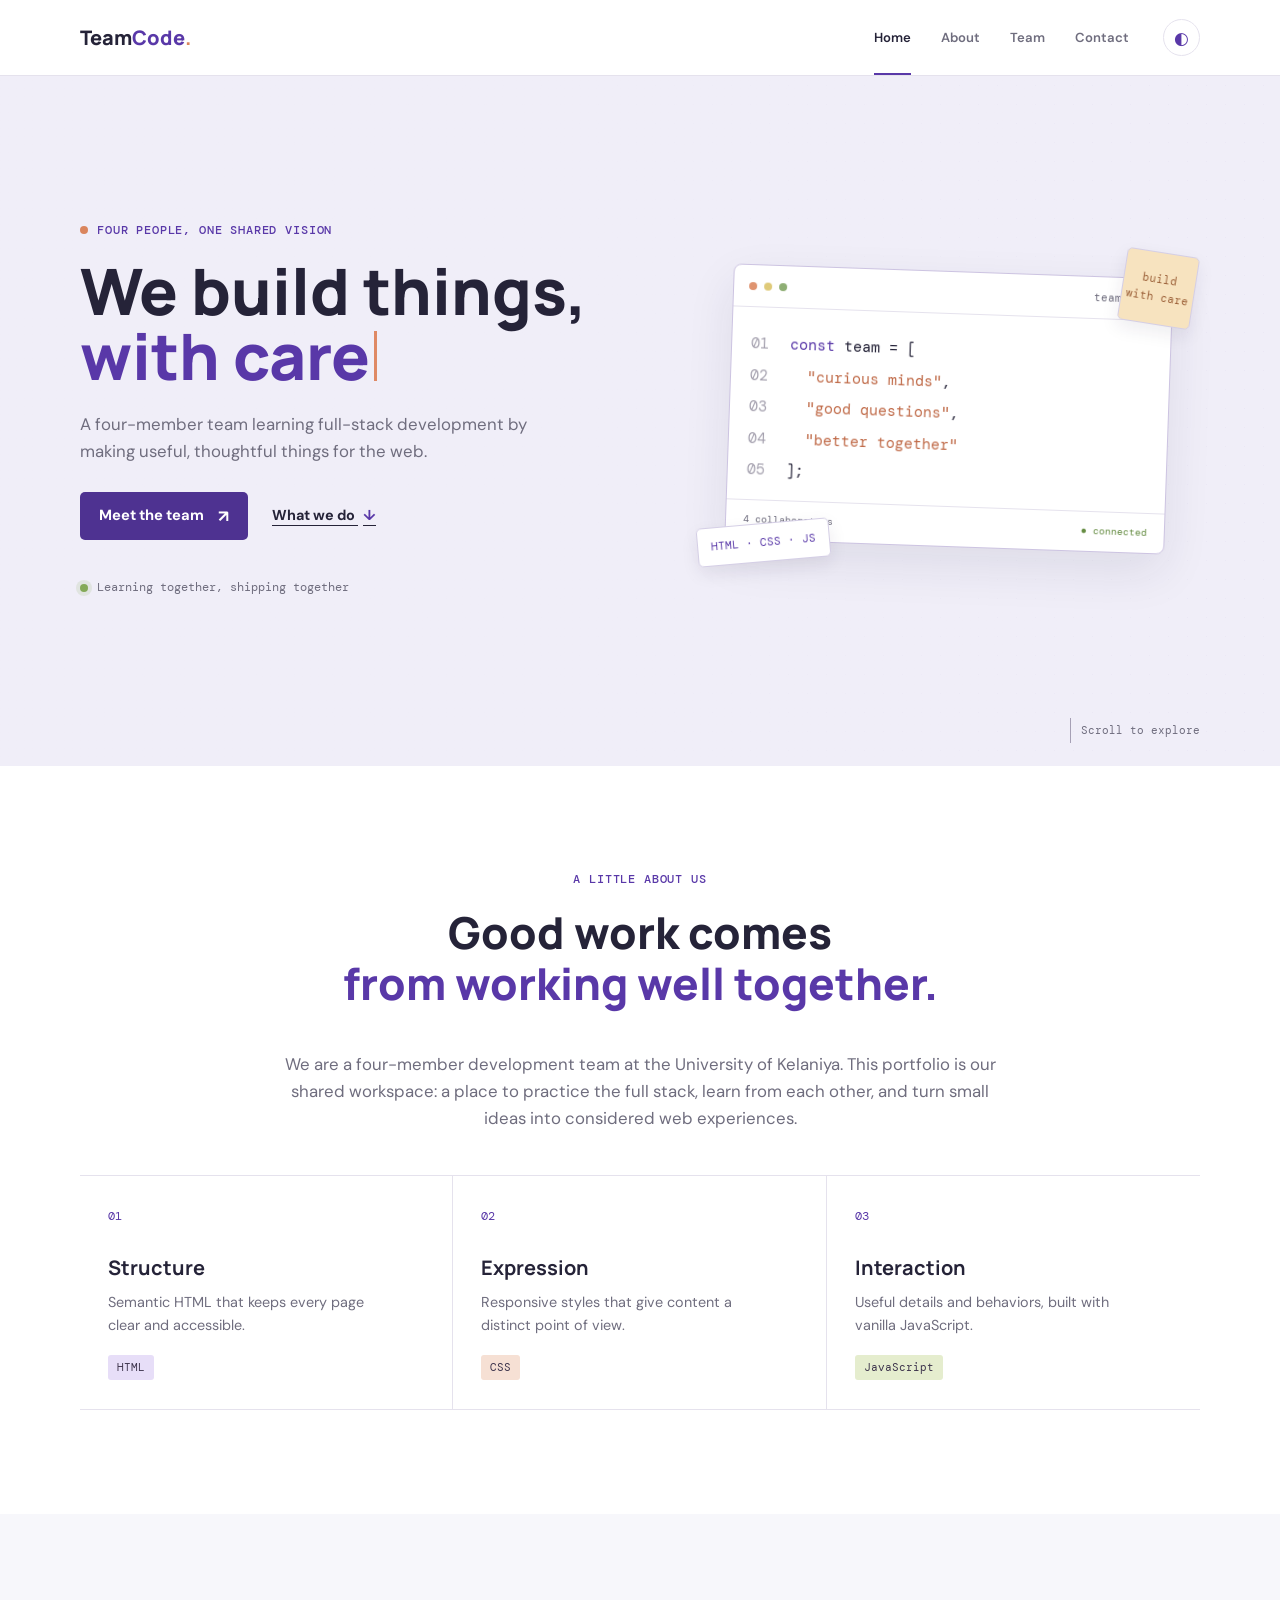
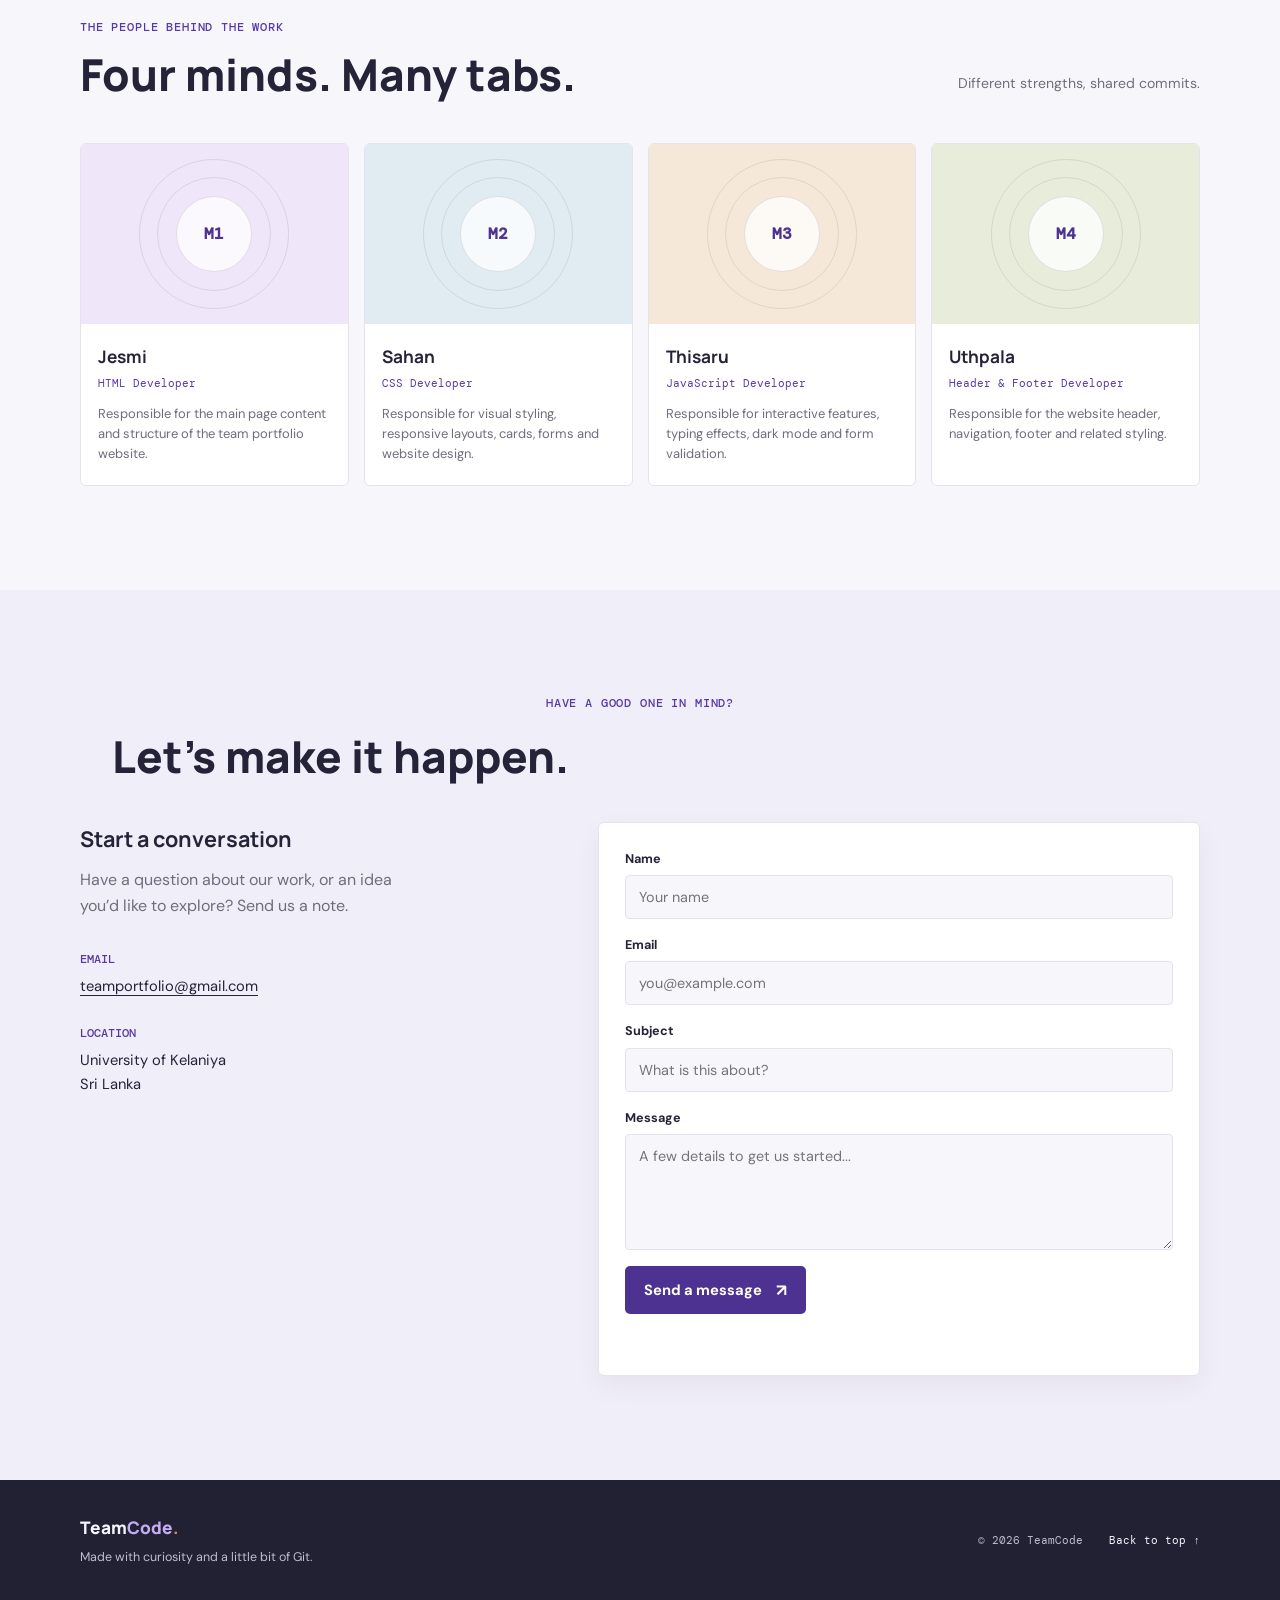
<file: index.html>
<!DOCTYPE html>
<html lang="en">
<head>
  <meta charset="UTF-8">
  <meta name="viewport" content="width=device-width, initial-scale=1">
  <meta name="description" content="Meet the four-person TeamCode development team and explore how we build thoughtful web experiences together.">
  <meta name="theme-color" content="#f7f7fb">
  <title>TeamCode | Team Portfolio</title>
  <link rel="stylesheet" href="css/style.css">
  <link rel="stylesheet" href="css/header-footer.css">
</head>
<body>

  <header class="site-header">
    <div class="header-inner container">
      <a class="brand" href="#home" aria-label="TeamCode home">Team<span>Code</span><i>.</i></a>
      <button class="menu-toggle" id="menu-toggle" type="button" aria-label="Open navigation" aria-expanded="false" aria-controls="primary-navigation">
        <span></span><span></span>
      </button>
      <nav class="primary-navigation" id="primary-navigation" aria-label="Main navigation">
        <a class="nav-link is-active" href="#home">Home</a>
        <a class="nav-link" href="#about">About</a>
        <a class="nav-link" href="#team">Team</a>
        <a class="nav-link" href="#contact">Contact</a>
        <button class="theme-toggle" id="theme-toggle" type="button" aria-label="Switch to dark mode" title="Switch to dark mode">
          <span aria-hidden="true">◐</span>
        </button>
      </nav>
    </div>
  </header>

  <main>
    <section id="home" class="hero section-anchor">
      <div class="hero-grid container">
        <div class="hero-copy">
          <p class="eyebrow"><span class="eyebrow-mark"></span> Four people, one shared vision</p>
          <h1>We build things,<br><span class="typed-line"><span id="typed-text">with care</span><span class="type-caret" aria-hidden="true"></span></span></h1>
          <p class="hero-description">A four-member team learning full-stack development by making useful, thoughtful things for the web.</p>
          <div class="hero-actions">
            <a href="#team" class="button button-primary">Meet the team <span aria-hidden="true">↗</span></a>
            <a href="#about" class="text-link">What we do <span aria-hidden="true">↓</span></a>
          </div>
          <p class="hero-note"><span class="status-dot"></span> Learning together, shipping together</p>
        </div>
        <div class="hero-art" aria-hidden="true">
          <div class="art-window">
            <div class="window-bar"><span></span><span></span><span></span><b>team.html</b></div>
            <div class="code-lines">
              <p><span class="code-muted">01</span> <span class="code-purple">const</span> team = [</p>
              <p><span class="code-muted">02</span> &nbsp; <span class="code-orange">"curious minds"</span>,</p>
              <p><span class="code-muted">03</span> &nbsp; <span class="code-orange">"good questions"</span>,</p>
              <p><span class="code-muted">04</span> &nbsp; <span class="code-orange">"better together"</span></p>
              <p><span class="code-muted">05</span> ];</p>
            </div>
            <div class="window-footer"><span>4 collaborators</span><span>● connected</span></div>
          </div>
          <span class="art-sticker sticker-one">build<br>with care</span>
          <span class="art-sticker sticker-two">HTML · CSS · JS</span>
        </div>
      </div>
      <a class="scroll-cue" href="#about" aria-label="Scroll to about section"><span></span> Scroll to explore</a>
    </section>

    <!-- ABOUT SECTION -->
    <section id="about" class="about section">
      <div class="container">

        <div class="section-heading section-heading-centered">
          <p class="eyebrow">A little about us</p>
          <h2>Good work comes<br><span>from working well together.</span></h2>
        </div>

        <div class="about-content">

          <p class="about-intro">We are a four-member development team at the University of Kelaniya. This portfolio is our shared workspace: a place to practice the full stack, learn from each other, and turn small ideas into considered web experiences.</p>
          <div class="skill-grid">
            <article class="skill-item"><span class="skill-index">01</span><h3>Structure</h3><p>Semantic HTML that keeps every page clear and accessible.</p><span class="skill-tag tag-lilac">HTML</span></article>
            <article class="skill-item"><span class="skill-index">02</span><h3>Expression</h3><p>Responsive styles that give content a distinct point of view.</p><span class="skill-tag tag-orange">CSS</span></article>
            <article class="skill-item"><span class="skill-index">03</span><h3>Interaction</h3><p>Useful details and behaviors, built with vanilla JavaScript.</p><span class="skill-tag tag-green">JavaScript</span></article>
          </div>

        </div>
      </div>
    </section>

    <!-- TEAM SECTION -->
    <section id="team" class="team section">
      <div class="container">

        <div class="section-heading team-heading">
          <div><p class="eyebrow">The people behind the work</p><h2>Four minds. Many tabs.</h2></div>
          <p class="team-heading-note">Different strengths, shared commits.</p>
        </div>

        <div class="team-grid">

          <!-- MEMBER 1 -->
          <div class="team-card">
            <div class="member-avatar" role="img" aria-label="Member 1 placeholder">
              <span aria-hidden="true">M1</span>
            </div>

            <div class="team-info">
              <h3>Jesmi</h3>
              <p class="role">HTML Developer</p>

              <p>
                Responsible for the main page content and structure
                of the team portfolio website.
              </p>
            </div>
          </div>

          <!-- MEMBER 2 -->
          <div class="team-card">
            <div class="member-avatar" role="img" aria-label="Member 2 placeholder">
              <span aria-hidden="true">M2</span>
            </div>

            <div class="team-info">
              <h3>Sahan</h3>
              <p class="role">CSS Developer</p>

              <p>
                Responsible for visual styling, responsive layouts,
                cards, forms and website design.
              </p>
            </div>
          </div>

          <!-- MEMBER 3 -->
          <div class="team-card">
            <div class="member-avatar" role="img" aria-label="Member 3 placeholder">
              <span aria-hidden="true">M3</span>
            </div>

            <div class="team-info">
              <h3>Thisaru</h3>
              <p class="role">JavaScript Developer</p>

              <p>
                Responsible for interactive features, typing effects,
                dark mode and form validation.
              </p>
            </div>
          </div>

          <!-- MEMBER 4 -->
          <div class="team-card">
            <div class="member-avatar" role="img" aria-label="Member 4 placeholder">
              <span aria-hidden="true">M4</span>
            </div>

            <div class="team-info">
              <h3>Uthpala</h3>
              <p class="role">Header & Footer Developer</p>

              <p>
                Responsible for the website header, navigation,
                footer and related styling.
              </p>
            </div>
          </div>

        </div>
      </div>
    </section>

    <!-- CONTACT SECTION -->
    <section id="contact" class="contact section">
      <div class="container">

        <div class="section-heading section-heading-centered">
          <p class="eyebrow">Have a good one in mind?</p>
          <h2>Let’s make it happen.</h2>
        </div>

        <div class="contact-layout contact-content">

          <div class="contact-info">
            <h3>Start a conversation</h3>

            <p>
              Have a question about our work, or an idea you’d like to explore? Send us a note.
            </p>

            <div class="contact-item">
              <strong>Email</strong>
              <p><a href="mailto:teamportfolio@gmail.com">teamportfolio@gmail.com</a></p>
            </div>

            <div class="contact-item">
              <strong>Location</strong>
              <p>University of Kelaniya<br>Sri Lanka</p>
            </div>
          </div>

          <!-- CONTACT FORM -->
          <form id="contact-form" class="contact-form" novalidate>

            <div class="form-group">
              <label for="name">Name</label>

              <input
                type="text"
                id="name"
                name="name"
                placeholder="Your name"
                required
                aria-describedby="name-error"
              >

              <small id="name-error" class="error-message"></small>
            </div>

            <div class="form-group">
              <label for="email">Email</label>

              <input
                type="email"
                id="email"
                name="email"
                placeholder="you@example.com"
                required
                aria-describedby="email-error"
              >

              <small id="email-error" class="error-message"></small>
            </div>

            <div class="form-group">
              <label for="subject">Subject</label>

              <input
                type="text"
                id="subject"
                name="subject"
                placeholder="What is this about?"
                required
                aria-describedby="subject-error"
              >

              <small id="subject-error" class="error-message"></small>
            </div>

            <div class="form-group">
              <label for="message">Message</label>

              <textarea
                id="message"
                name="message"
                rows="4"
                placeholder="A few details to get us started..."
                required
                aria-describedby="message-error"
              ></textarea>

              <small id="message-error" class="error-message"></small>
            </div>

            <button type="submit" class="button button-primary">
              Send a message <span aria-hidden="true">↗</span>
            </button>

            <p id="form-message" class="form-message"></p>

          </form>

        </div>
      </div>
    </section>

  </main>
  <footer class="site-footer">
    <div class="container footer-inner">
      <a class="brand footer-brand" href="#home">Team<span>Code</span><i>.</i></a>
      <p>Made with curiosity and a little bit of Git.</p>
      <div class="footer-meta"><span>© <span id="current-year"></span> TeamCode</span><a href="#home">Back to top ↑</a></div>
    </div>
  </footer>

  <script src="js/script.js"></script>
</body>
</html>
</file>
<file: css/style.css>
@import url('https://fonts.googleapis.com/css2?family=DM+Mono:wght@400;500&family=DM+Sans:wght@400;500;600;700&family=Manrope:wght@400;500;600;700;800&display=swap');

:root {
  color-scheme: light;
  --page: #f7f7fb;
  --surface: #ffffff;
  --surface-soft: #f0eef8;
  --ink: #252338;
  --muted: #6f6d7e;
  --line: #e5e2ed;
  --purple: #5938a8;
  --purple-hover: #462886;
  --lavender: #e8e1fa;
  --orange: #f3d6c9;
  --green: #dce9bc;
  --shadow: 0 18px 48px rgba(38, 29, 65, 0.09);
  --header-height: 76px;
  font-family: 'DM Sans', sans-serif;
  scroll-behavior: smooth;
  scroll-padding-top: calc(var(--header-height) + 20px);
}

:root[data-theme='dark'] {
  color-scheme: dark;
  --page: #181722;
  --surface: #211f2d;
  --surface-soft: #2a2738;
  --ink: #f2effa;
  --muted: #b4aec3;
  --line: #393546;
  --purple: #b9a2f5;
  --purple-hover: #d0c2ff;
  --lavender: #373048;
  --orange: #4a332c;
  --green: #34402a;
  --shadow: 0 18px 48px rgba(0, 0, 0, 0.24);
}

* { box-sizing: border-box; }

body {
  margin: 0;
  background: var(--page);
  color: var(--ink);
  font-size: 16px;
  line-height: 1.6;
  transition: background-color 180ms ease, color 180ms ease;
}

body, button, input, textarea { font-family: 'DM Sans', sans-serif; }
button, a { -webkit-tap-highlight-color: transparent; }
a { color: inherit; }
button { color: inherit; }
.container { width: min(1120px, calc(100% - 48px)); margin-inline: auto; }
.section-anchor { scroll-margin-top: calc(var(--header-height) + 12px); }

:focus-visible { outline: 3px solid #e49b6c; outline-offset: 4px; }
::selection { color: #fff; background: var(--purple); }

.hero {
  position: relative;
  min-height: min(690px, calc(100svh - var(--header-height)));
  display: grid;
  align-items: center;
  overflow: hidden;
  background-color: var(--surface-soft);
  background-image: radial-gradient(color-mix(in srgb, var(--purple) 11%, transparent) 0.8px, transparent 0.8px);
  background-size: 19px 19px;
}

.hero::before {
  position: absolute;
  inset: 0;
  content: '';
  pointer-events: none;
  background: linear-gradient(90deg, var(--surface-soft) 4%, color-mix(in srgb, var(--surface-soft) 96%, transparent) 43%, color-mix(in srgb, var(--surface-soft) 66%, transparent));
}

.hero-grid {
  position: relative;
  display: grid;
  grid-template-columns: 1.05fr 0.95fr;
  align-items: center;
  gap: 62px;
  padding-block: 68px 92px;
}

.hero-copy { max-width: 580px; }
.eyebrow {
  display: flex;
  align-items: center;
  gap: 9px;
  margin: 0 0 18px;
  color: var(--purple);
  font-family: 'DM Mono', monospace;
  font-size: 0.75rem;
  font-weight: 500;
  letter-spacing: 0.07em;
  text-transform: uppercase;
}
.eyebrow-mark { width: 8px; height: 8px; border-radius: 50%; background: #da855d; }
.hero h1 {
  margin: 0;
  font-family: Manrope, sans-serif;
  font-size: 4rem;
  font-weight: 800;
  line-height: 1.02;
}
.typed-line { color: var(--purple); }
.type-caret {
  display: inline-block;
  width: 3px;
  height: 0.78em;
  margin-left: 4px;
  background: #df8965;
  vertical-align: -0.02em;
  animation: blink 0.9s steps(2, start) infinite;
}
.hero-description { max-width: 450px; margin: 23px 0 27px; color: var(--muted); font-size: 1.05rem; }
.hero-actions { display: flex; align-items: center; flex-wrap: wrap; gap: 24px; }
.button {
  min-height: 48px;
  display: inline-flex;
  align-items: center;
  justify-content: center;
  gap: 14px;
  padding: 0 19px;
  border: 0;
  border-radius: 5px;
  font-size: 0.92rem;
  font-weight: 700;
  text-decoration: none;
  cursor: pointer;
  transition: transform 160ms ease, background-color 160ms ease, color 160ms ease;
}
.button:hover { transform: translateY(-2px); }
.button-primary { color: #fff; background: #4e3291; }
.button-primary:hover { background: #38206f; }
:root[data-theme='dark'] .button-primary { color: #211c30; background: #c5b2fb; }
:root[data-theme='dark'] .button-primary:hover { background: #ddcfff; }
.button span { font-size: 1.05rem; }
.text-link { color: var(--ink); font-size: 0.9rem; font-weight: 700; text-decoration-thickness: 1px; text-underline-offset: 5px; }
.text-link span { margin-left: 5px; color: var(--purple); }
.hero-note { display: flex; align-items: center; gap: 9px; margin: 39px 0 0; color: var(--muted); font-family: 'DM Mono', monospace; font-size: 0.72rem; }
.status-dot { width: 8px; height: 8px; border-radius: 50%; background: #84a958; box-shadow: 0 0 0 4px color-mix(in srgb, #84a958 15%, transparent); }

.hero-art { position: relative; min-height: 350px; display: grid; place-items: center; }
.art-window {
  width: min(100%, 440px);
  overflow: hidden;
  border: 1px solid color-mix(in srgb, var(--purple) 18%, var(--line));
  border-radius: 8px;
  background: var(--surface);
  box-shadow: var(--shadow);
  transform: rotate(2deg);
  animation: settle-in 650ms cubic-bezier(0.2, 0.8, 0.2, 1) both;
}
.window-bar { height: 42px; display: flex; align-items: center; gap: 7px; padding-inline: 15px; border-bottom: 1px solid var(--line); }
.window-bar > span { width: 8px; height: 8px; border-radius: 50%; background: #df9470; }
.window-bar > span:nth-child(2) { background: #dfca79; }
.window-bar > span:nth-child(3) { background: #8eae74; }
.window-bar b { margin-left: auto; color: var(--muted); font-family: 'DM Mono', monospace; font-size: 0.68rem; font-weight: 400; }
.code-lines { padding: 21px 19px 13px; }
.code-lines p { margin: 0; font-family: 'DM Mono', monospace; font-size: clamp(0.78rem, 1.5vw, 0.94rem); line-height: 2.1; white-space: nowrap; }
.code-muted { margin-right: 12px; color: #a4a0ae; }
.code-purple { color: var(--purple); }
.code-orange { color: #c06b49; }
:root[data-theme='dark'] .code-orange { color: #efab84; }
.window-footer { display: flex; justify-content: space-between; padding: 11px 17px; border-top: 1px solid var(--line); color: var(--muted); font-family: 'DM Mono', monospace; font-size: 0.65rem; }
.window-footer span:last-child { color: #658c42; }
.art-sticker { position: absolute; display: grid; place-items: center; border: 1px solid color-mix(in srgb, var(--purple) 12%, var(--line)); border-radius: 5px; background: var(--surface); box-shadow: 0 7px 18px rgba(38, 29, 65, 0.08); font-family: 'DM Mono', monospace; font-size: 0.67rem; }
.sticker-one { top: 18px; right: 1%; width: 73px; height: 73px; color: #9a5e36; background: #f7e3bf; text-align: center; transform: rotate(9deg); }
.sticker-two { bottom: 22px; left: 0; padding: 10px 13px; color: var(--purple); transform: rotate(-5deg); }
.scroll-cue { position: absolute; right: max(24px, calc((100vw - 1120px) / 2)); bottom: 23px; display: flex; align-items: center; gap: 10px; color: var(--muted); font-family: 'DM Mono', monospace; font-size: 0.68rem; text-decoration: none; }
.scroll-cue span { width: 1px; height: 25px; background: #a6a0b5; }

.section { padding-block: 104px; }
.section-heading { margin-bottom: 43px; }
.section-heading h2 { margin: 0; font-family: Manrope, sans-serif; font-size: 2.75rem; font-weight: 800; line-height: 1.15; }
.section-heading-centered { text-align: center; }
.section-heading-centered .eyebrow { justify-content: center; }
.section-heading-centered h2 span { color: var(--purple); }
.about { background: var(--surface); }
.about-intro { max-width: 730px; margin: 0 auto 43px; color: var(--muted); font-size: 1.05rem; text-align: center; }
.skill-grid { display: grid; grid-template-columns: repeat(3, 1fr); border-top: 1px solid var(--line); border-bottom: 1px solid var(--line); }
.skill-item { position: relative; min-height: 220px; padding: 26px 28px 29px; border-right: 1px solid var(--line); }
.skill-item:last-child { border-right: 0; }
.skill-index { color: var(--purple); font-family: 'DM Mono', monospace; font-size: 0.73rem; }
.skill-item h3 { margin: 24px 0 7px; font-family: Manrope, sans-serif; font-size: 1.25rem; }
.skill-item p { max-width: 270px; margin: 0; color: var(--muted); font-size: 0.9rem; }
.skill-tag { display: inline-block; margin-top: 18px; padding: 4px 9px; border-radius: 3px; color: #3e354d; font-family: 'DM Mono', monospace; font-size: 0.68rem; }
.tag-lilac { background: #e7def8; }
.tag-orange { background: #f6e0d4; }
.tag-green { background: #e5edce; }
:root[data-theme='dark'] .skill-tag { color: var(--ink); }
:root[data-theme='dark'] .tag-lilac { background: #443854; }
:root[data-theme='dark'] .tag-orange { background: #49332b; }
:root[data-theme='dark'] .tag-green { background: #303d29; }

.team { background: var(--page); }
.team-heading { display: flex; align-items: end; justify-content: space-between; gap: 20px; }
.team-heading .eyebrow { margin-bottom: 12px; }
.team-heading-note { margin: 0 0 5px; color: var(--muted); font-size: 0.88rem; }
.team-grid { display: grid; grid-template-columns: repeat(4, minmax(0, 1fr)); gap: 15px; }
.team-card { min-width: 0; overflow: hidden; border: 1px solid var(--line); border-radius: 6px; background: var(--surface); transition: transform 180ms ease, box-shadow 180ms ease; }
.team-card:hover { transform: translateY(-4px); box-shadow: var(--shadow); }
.member-avatar { position: relative; min-height: 180px; display: grid; place-items: center; overflow: hidden; }
.member-avatar::before, .member-avatar::after { position: absolute; content: ''; border: 1px solid rgba(38, 29, 65, 0.1); border-radius: 50%; }
.member-avatar::before { width: 148px; height: 148px; }
.member-avatar::after { width: 112px; height: 112px; }
.member-avatar span { position: relative; z-index: 1; display: grid; width: 76px; height: 76px; place-items: center; border: 1px solid rgba(38, 29, 65, 0.12); border-radius: 50%; background: rgba(255, 255, 255, 0.75); color: #4e3291; font-family: 'DM Mono', monospace; font-size: 1rem; font-weight: 600; }
.team-card:nth-child(1) .member-avatar { background: #f0e6fa; }
.team-card:nth-child(2) .member-avatar { background: #e0ecf1; }
.team-card:nth-child(3) .member-avatar { background: #f6e8d8; }
.team-card:nth-child(4) .member-avatar { background: #e7edda; }
:root[data-theme='dark'] .team-card:nth-child(1) .member-avatar { background: #382d43; }
:root[data-theme='dark'] .team-card:nth-child(2) .member-avatar { background: #29383e; }
:root[data-theme='dark'] .team-card:nth-child(3) .member-avatar { background: #40342d; }
:root[data-theme='dark'] .team-card:nth-child(4) .member-avatar { background: #30382b; }
:root[data-theme='dark'] .member-avatar span { border-color: var(--line); background: var(--surface); color: var(--purple); }
.team-info { padding: 19px 17px 21px; }
.team-info h3 { margin: 0; font-family: Manrope, sans-serif; font-size: 1.08rem; }
.team-info .role { margin: 4px 0 12px; color: var(--purple); font-family: 'DM Mono', monospace; font-size: 0.68rem; }
.team-info > p:last-child { margin: 0; color: var(--muted); font-size: 0.81rem; line-height: 1.55; }

.contact { background: var(--surface-soft); }
.contact-layout { display: grid; grid-template-columns: 0.82fr 1.18fr; align-items: start; gap: clamp(40px, 8vw, 100px); }
.contact .section-heading { margin-bottom: 40px; }
.contact .section-heading h2 { max-width: 520px; }
.contact-info { grid-column: 1; grid-row: 1; }
.contact-info h3 { margin: 0 0 11px; font-family: Manrope, sans-serif; font-size: 1.35rem; }
.contact-info > p { max-width: 340px; margin: 0 0 26px; color: var(--muted); }
.contact-item { margin-top: 20px; }
.contact-item strong { color: var(--purple); font-family: 'DM Mono', monospace; font-size: 0.72rem; font-weight: 500; text-transform: uppercase; }
.contact-item p { margin: 5px 0 0; color: var(--ink); font-size: 0.92rem; }
.contact-item a { text-decoration-thickness: 1px; text-underline-offset: 4px; }
.contact-form { grid-column: 2; grid-row: 1; display: grid; gap: 16px; padding: 26px; border: 1px solid var(--line); border-radius: 6px; background: var(--surface); box-shadow: 0 10px 28px rgba(38, 29, 65, 0.05); }
.form-group { display: grid; gap: 6px; }
.form-group label { font-size: 0.79rem; font-weight: 700; }
.form-group input, .form-group textarea { width: 100%; padding: 12px 13px; border: 1px solid var(--line); border-radius: 4px; outline: none; background: var(--page); color: var(--ink); font-size: 0.9rem; transition: border-color 150ms ease, box-shadow 150ms ease; }
.form-group textarea { min-height: 116px; resize: vertical; }
.form-group input:focus, .form-group textarea:focus { border-color: var(--purple); box-shadow: 0 0 0 3px color-mix(in srgb, var(--purple) 16%, transparent); }
.form-group [aria-invalid='true'] { border-color: #bf5147; }
.error-message { min-height: 0; color: #b54138; font-size: 0.75rem; }
.error-message:empty { display: none; }
.form-message { min-height: 1.4em; margin: 0; color: #527d38; font-size: 0.84rem; }
.form-message.is-error { color: #b54138; }
.contact-form .button { justify-self: start; }

@keyframes blink { to { visibility: hidden; } }
@keyframes settle-in { from { opacity: 0; transform: translateY(15px) rotate(0); } to { opacity: 1; transform: translateY(0) rotate(2deg); } }

@media (max-width: 900px) {
  .hero-grid { gap: 30px; }
  .hero h1 { font-size: 3.5rem; }
  .team-grid { grid-template-columns: repeat(2, minmax(0, 1fr)); gap: 18px; }
  .member-avatar { min-height: 190px; }
  .contact-layout { gap: 38px; }
}

@media (max-width: 650px) {
  :root { --header-height: 66px; }
  .container { width: min(100% - 36px, 520px); }
  .hero { min-height: auto; }
  .hero-grid { grid-template-columns: 1fr; gap: 20px; padding-block: 71px 74px; }
  .hero h1 { font-size: 2.2rem; }
  .hero-description { max-width: 390px; font-size: 0.98rem; }
  .hero-art { min-height: 260px; margin-inline: 6px; }
  .art-window { width: min(100%, 420px); }
  .sticker-one { right: -4px; }
  .sticker-two { left: -4px; }
  .scroll-cue { display: none; }
  .section { padding-block: 74px; }
  .section-heading { margin-bottom: 32px; }
  .section-heading h2 { font-size: 2.2rem; }
  .about-intro { margin-bottom: 31px; font-size: 0.97rem; text-align: left; }
  .skill-grid { grid-template-columns: 1fr; }
  .skill-item { min-height: auto; padding: 20px 8px 22px; border-right: 0; border-bottom: 1px solid var(--line); }
  .skill-item:last-child { border-bottom: 0; }
  .skill-item h3 { margin: 11px 0 4px; }
  .skill-tag { margin-top: 11px; }
  .team-heading { align-items: start; flex-direction: column; gap: 12px; }
  .team-grid { gap: 11px; }
  .member-avatar { min-height: 138px; }
  .member-avatar::before { width: 116px; height: 116px; }
  .member-avatar::after { width: 88px; height: 88px; }
  .member-avatar span { width: 62px; height: 62px; }
  .team-info { padding: 15px 12px 17px; }
  .team-info h3 { font-size: 1rem; }
  .team-info .role { font-size: 0.63rem; }
  .team-info > p:last-child { font-size: 0.76rem; }
  .contact-layout { grid-template-columns: 1fr; gap: 28px; }
  .contact-info, .contact-form { grid-column: 1; }
  .contact-form { padding: 19px; }
}

@media (prefers-reduced-motion: reduce) {
  *, *::before, *::after { scroll-behavior: auto !important; animation-duration: 0.01ms !important; animation-iteration-count: 1 !important; transition-duration: 0.01ms !important; }
}
</file>
<file: css/header-footer.css>
.site-header {
  position: sticky;
  z-index: 20;
  top: 0;
  height: var(--header-height);
  border-bottom: 1px solid var(--line);
  background: color-mix(in srgb, var(--surface) 92%, transparent);
  backdrop-filter: blur(14px);
}

.header-inner { height: 100%; display: flex; align-items: center; justify-content: space-between; }
.brand { color: var(--ink); font-family: Manrope, sans-serif; font-size: 1.25rem; font-weight: 800; letter-spacing: 0; text-decoration: none; }
.brand span { color: var(--purple); }
.brand i { color: #da855d; font-style: normal; }
.primary-navigation { height: 100%; display: flex; align-items: center; gap: 30px; }
.nav-link { position: relative; display: grid; height: 100%; align-items: center; color: var(--muted); font-size: 0.82rem; font-weight: 600; text-decoration: none; transition: color 150ms ease; }
.nav-link::after { position: absolute; right: 0; bottom: 0; left: 0; height: 2px; background: var(--purple); content: ''; transform: scaleX(0); transform-origin: left; transition: transform 150ms ease; }
.nav-link:hover, .nav-link.is-active { color: var(--ink); }
.nav-link.is-active::after { transform: scaleX(1); }
.theme-toggle, .menu-toggle { display: grid; place-items: center; border: 1px solid var(--line); background: var(--surface); cursor: pointer; }
.theme-toggle { width: 37px; height: 37px; margin-left: 4px; border-radius: 50%; color: var(--purple); font-size: 1.05rem; transition: background-color 150ms ease, transform 150ms ease; }
.theme-toggle:hover { background: var(--surface-soft); transform: rotate(-12deg); }
.menu-toggle { display: none; }

.site-footer { padding-block: 34px; background: #222033; color: #f7f5fc; }
.footer-inner { display: grid; grid-template-columns: 1fr auto; align-items: center; gap: 7px 24px; }
.footer-brand { grid-column: 1; grid-row: 1; color: #f7f5fc; font-size: 1.08rem; }
.footer-brand span { color: #c3adf4; }
.footer-inner > p { grid-column: 1; grid-row: 2; margin: 0; color: #c2bdce; font-size: 0.78rem; }
.footer-meta { grid-column: 2; grid-row: 1 / span 2; display: flex; align-items: center; gap: 26px; color: #c2bdce; font-family: 'DM Mono', monospace; font-size: 0.68rem; }
.footer-meta a { color: #f7f5fc; text-decoration: none; }
.footer-meta a:hover { color: #c3adf4; }

@media (max-width: 650px) {
  .primary-navigation { position: absolute; top: calc(100% + 1px); right: 0; left: 0; height: auto; display: none; align-items: stretch; gap: 0; padding: 8px 18px 16px; border-bottom: 1px solid var(--line); background: var(--surface); box-shadow: 0 12px 20px rgba(31, 25, 49, 0.08); }
  .primary-navigation.is-open { display: grid; }
  .nav-link { min-height: 45px; }
  .nav-link::after { right: auto; width: 30px; }
  .theme-toggle { margin: 9px 0 0; }
  .menu-toggle { width: 40px; height: 40px; display: grid; gap: 5px; align-content: center; border-radius: 4px; }
  .menu-toggle span { width: 17px; height: 2px; background: var(--ink); transition: transform 150ms ease; }
  .menu-toggle[aria-expanded='true'] span:first-child { transform: translateY(3.5px) rotate(45deg); }
  .menu-toggle[aria-expanded='true'] span:last-child { transform: translateY(-3.5px) rotate(-45deg); }
  .footer-inner { grid-template-columns: 1fr; gap: 8px; }
  .footer-brand, .footer-inner > p, .footer-meta { grid-column: 1; grid-row: auto; }
  .footer-meta { justify-content: space-between; margin-top: 18px; padding-top: 15px; border-top: 1px solid #413c51; }
}
</file>
